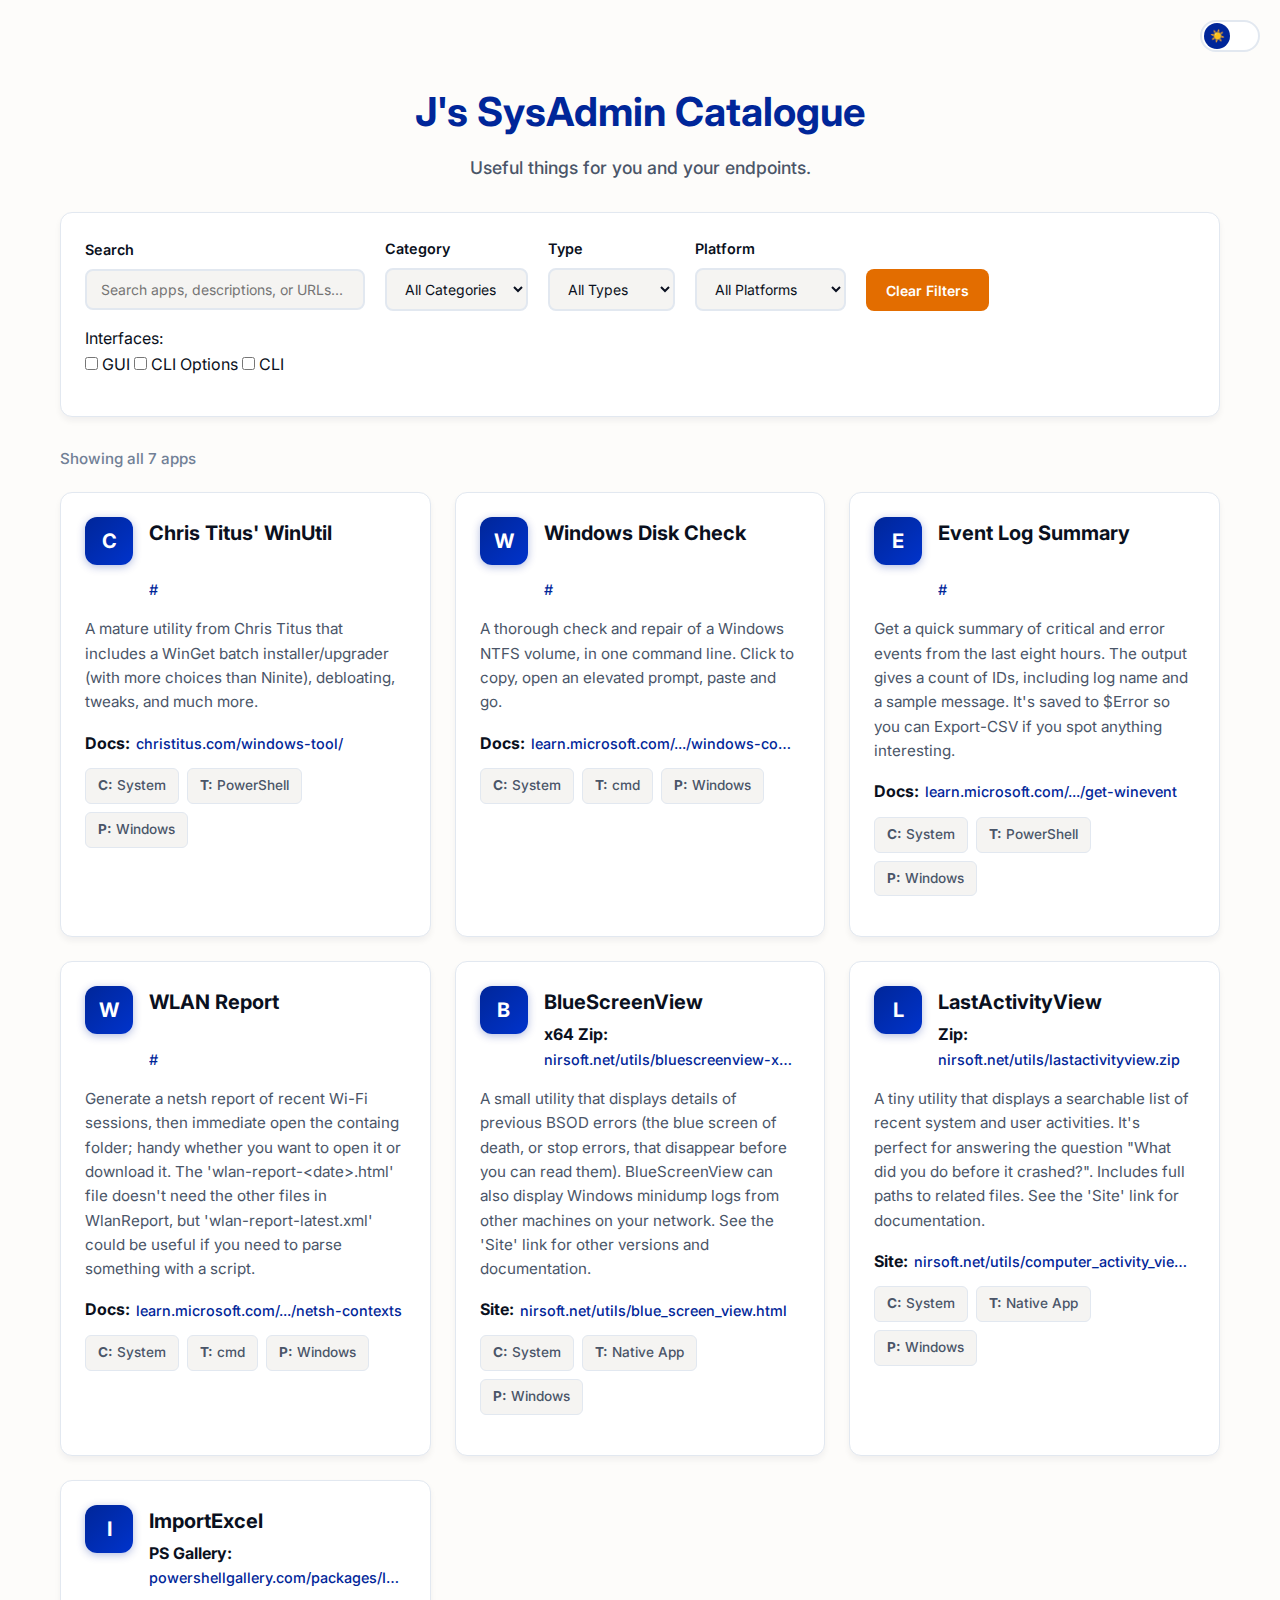
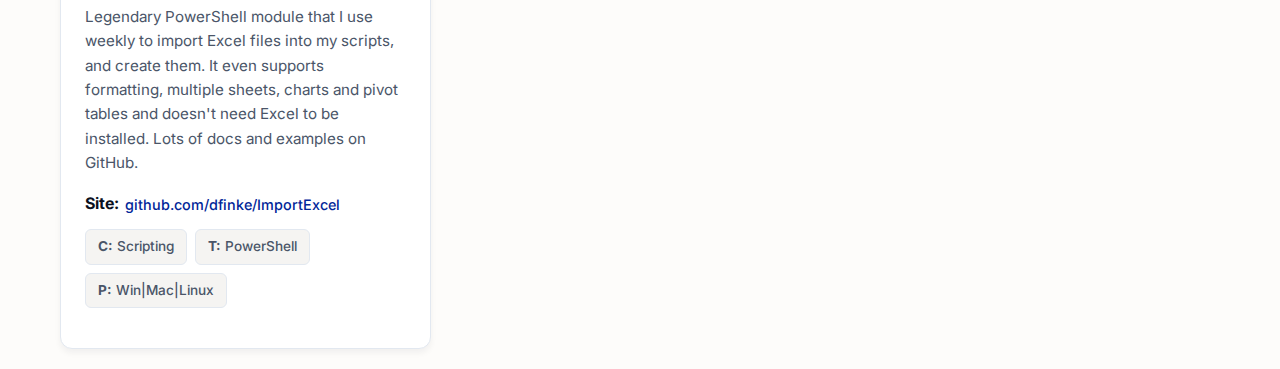
<file: index.html>
<!DOCTYPE html>
<html lang="en">
<head>
    <meta charset="UTF-8">
    <meta name="viewport" content="width=device-width, initial-scale=1.0">
    <title>App Catalogue</title>
	<link rel="preconnect" href="https://fonts.googleapis.com">
    <link rel="preconnect" href="https://fonts.gstatic.com" crossorigin>
    <link href="https://fonts.googleapis.com/css2?family=Inter:wght@400;500;600;700&display=swap" rel="stylesheet">
    <link rel="stylesheet" href="css/styles.css?v=133954425101037034">
	<link rel="apple-touch-icon" sizes="180x180" href="/apple-touch-icon.png">
	<link rel="icon" type="image/png" sizes="32x32" href="/favicon-32x32.png">
	<link rel="icon" type="image/png" sizes="16x16" href="/favicon-16x16.png">
	<link rel="manifest" href="site.webmanifest?v=133954428335293573">
</head>
<body data-theme="light">
    <button class="theme-toggle" onclick="toggleTheme()" aria-label="Toggle theme">
        <div class="theme-toggle-slider">☀️</div>
    </button>

    <div class="container">
        <header>
            <h1>J's SysAdmin Catalogue</h1>
            <p class="subtitle">Useful things for you and your endpoints.</p>
        </header>

        <div class="filters">
            <div class="filter-row">
                <div class="filter-group">
                    <label for="search">Search</label>
                    <input type="text" id="search" class="search-box" placeholder="Search apps, descriptions, or URLs...">
                </div>
                
                <div class="filter-group">
                    <label for="category">Category</label>
                    <select id="category">
                        <option value="">All Categories</option>
                    </select>
                </div>
                
                <div class="filter-group">
                    <label for="type">Type</label>
                    <select id="type">
                        <option value="">All Types</option>
                    </select>
                </div>
                
                <div class="filter-group">
                    <label for="platform">Platform</label>
                    <select id="platform">
                        <option value="">All Platforms</option>
                    </select>
                </div>
                
                <button class="clear-filters" onclick="clearAllFilters()">Clear Filters</button>
            </div>
            
            <div class="filter-row">
                <div class="interface-filters">
                    <label>Interfaces:</label>
                    <div class="checkbox-group">
                        <label class="checkbox-label" title="For clicking">
                            <input type="checkbox" id="gui-filter">
                            <span class="checkmark"></span>
                            GUI
                        </label>
                        <label class="checkbox-label" title="GUI with command line switches">
                            <input type="checkbox" id="cliOptions-filter">
                            <span class="checkmark"></span>
                            CLI Options
                        </label>
                        <label class="checkbox-label" title="Full command line interface">
                            <input type="checkbox" id="cli-filter">
                            <span class="checkmark"></span>
                            CLI
                        </label>
                    </div>
                </div>
            </div>
        </div>

        <div class="results-info" id="results-info"></div>

        <div class="catalogue-grid" id="catalogue-grid">
            <!-- Apps will be loaded here -->
        </div>

        <div class="no-results" id="no-results" style="display: none;">
            <h3>No apps found</h3>
            <p>Try adjusting your filters or search terms.</p>
        </div>
    </div>

    <script src="js/catalogue.js?v=133953644372434256"></script>
</body>
</html>
</file>
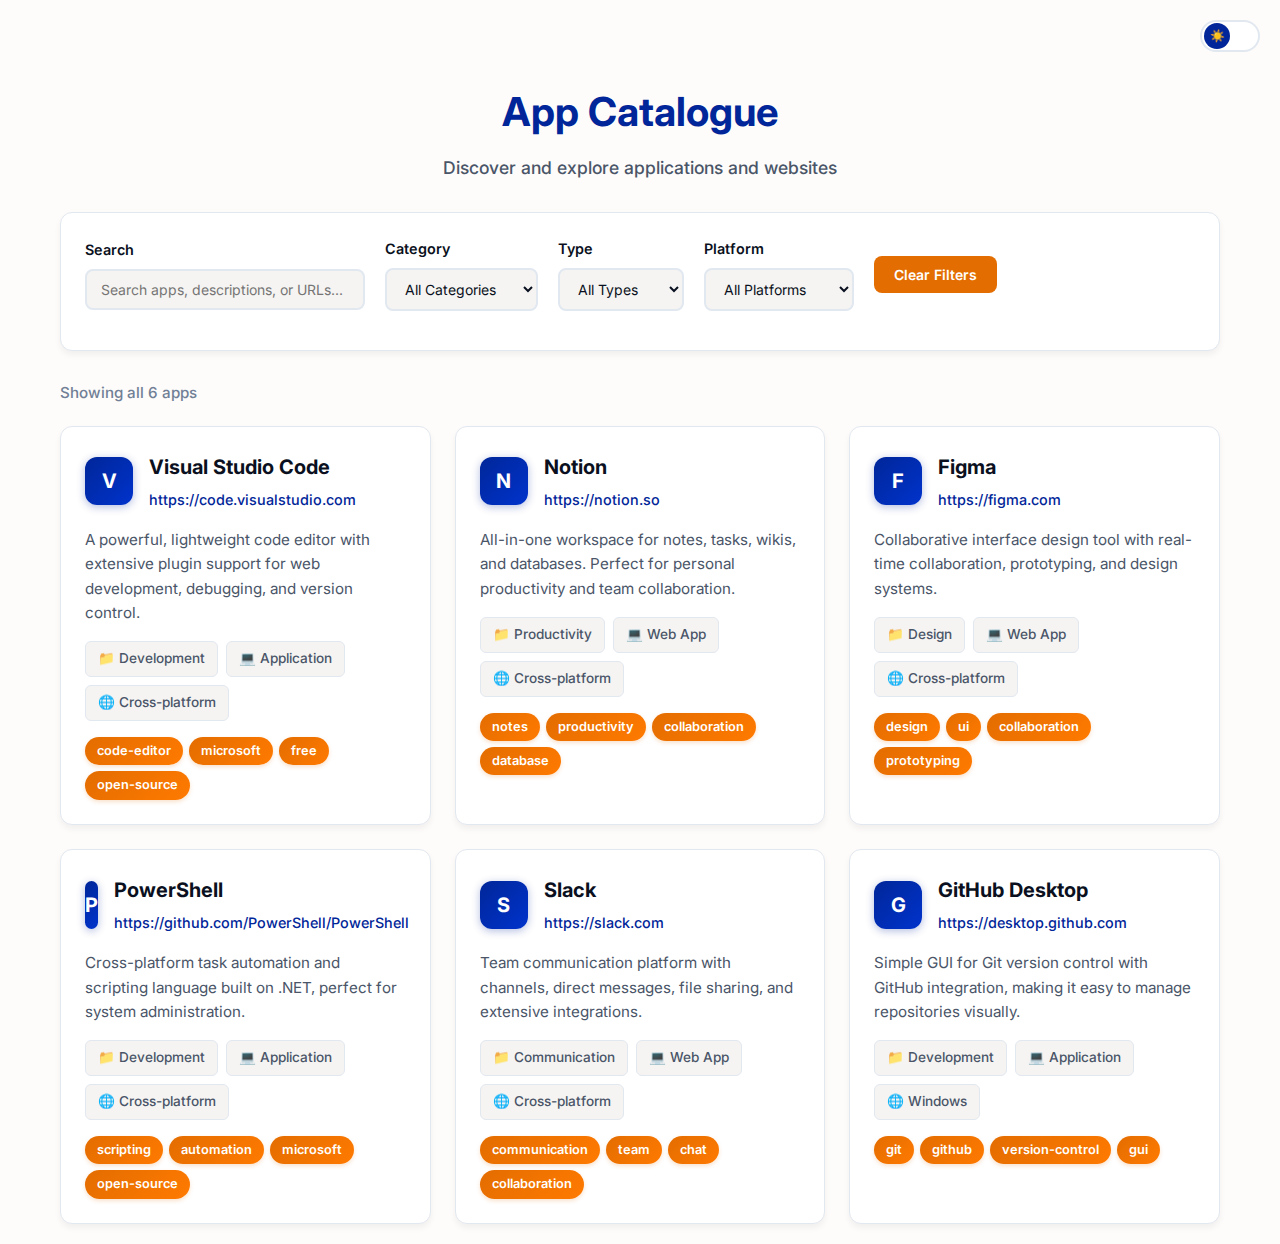
<file: themed_app_catalogue.html>
<!DOCTYPE html>
<html lang="en">
<head>
    <meta charset="UTF-8">
    <meta name="viewport" content="width=device-width, initial-scale=1.0">
    <title>App Catalogue</title>
    <link rel="preconnect" href="https://fonts.googleapis.com">
    <link rel="preconnect" href="https://fonts.gstatic.com" crossorigin>
    <link href="https://fonts.googleapis.com/css2?family=Inter:wght@400;500;600;700&display=swap" rel="stylesheet">
    <link rel="apple-touch-icon" sizes="180x180" href="/apple-touch-icon.png">
    <link rel="icon" type="image/png" sizes="32x32" href="/favicon-32x32.png">
    <link rel="icon" type="image/png" sizes="16x16" href="/favicon-16x16.png">
    <link rel="manifest" href="/site.webmanifest">
    <style>
        :root {
            /* Light theme colors */
            --primary-blue: #002699;
            --accent-orange: #e36d00;
            --bg-primary: #fdfcfa;
            --bg-secondary: #f5f4f2;
            --bg-tertiary: #ffffff;
            --text-primary: #0a1020;
            --text-secondary: #4a5568;
            --text-muted: #718096;
            --border-color: #e2e8f0;
            --shadow-light: rgba(10, 16, 32, 0.05);
            --shadow-medium: rgba(10, 16, 32, 0.1);
            --shadow-heavy: rgba(10, 16, 32, 0.15);
        }

        [data-theme="dark"] {
            /* Dark theme colors */
            --primary-blue: #4d9fff;
            --bg-primary: #0a1020;
            --bg-secondary: #1a202c;
            --bg-tertiary: #2a3441;
            --text-primary: #fdfcfa;
            --text-secondary: #cbd5e0;
            --text-muted: #a0aec0;
            --border-color: #4a5568;
            --shadow-light: rgba(0, 0, 0, 0.2);
            --shadow-medium: rgba(0, 0, 0, 0.3);
            --shadow-heavy: rgba(0, 0, 0, 0.4);
        }

        * {
            margin: 0;
            padding: 0;
            box-sizing: border-box;
        }

        body {
            font-family: 'Inter', -apple-system, BlinkMacSystemFont, 'Segoe UI', Roboto, sans-serif;
            line-height: 1.6;
            color: var(--text-primary);
            background-color: var(--bg-primary);
            transition: background-color 0.3s ease, color 0.3s ease;
        }

        .container {
            max-width: 1200px;
            margin: 0 auto;
            padding: 20px;
        }

        .theme-toggle {
            position: fixed;
            top: 20px;
            right: 20px;
            background: var(--bg-tertiary);
            border: 2px solid var(--border-color);
            border-radius: 50px;
            width: 60px;
            height: 32px;
            cursor: pointer;
            display: flex;
            align-items: center;
            padding: 2px;
            transition: all 0.3s ease;
            z-index: 1000;
        }

        .theme-toggle:hover {
            border-color: var(--primary-blue);
        }

        .theme-toggle-slider {
            width: 26px;
            height: 26px;
            background: var(--primary-blue);
            border-radius: 50%;
            transition: transform 0.3s ease;
            display: flex;
            align-items: center;
            justify-content: center;
            font-size: 12px;
            color: white;
        }

        [data-theme="dark"] .theme-toggle-slider {
            transform: translateX(28px);
        }

        header {
            text-align: center;
            margin-bottom: 30px;
            margin-top: 60px;
        }

        h1 {
            color: var(--primary-blue);
            margin-bottom: 10px;
            font-weight: 700;
            font-size: 2.5rem;
        }

        .subtitle {
            color: var(--text-secondary);
            font-size: 1.1em;
            font-weight: 500;
        }

        .filters {
            background: var(--bg-tertiary);
            padding: 24px;
            border-radius: 12px;
            box-shadow: 0 4px 6px var(--shadow-light);
            margin-bottom: 30px;
            border: 1px solid var(--border-color);
            transition: all 0.3s ease;
        }

        .filter-row {
            display: flex;
            gap: 20px;
            margin-bottom: 15px;
            flex-wrap: wrap;
            align-items: center;
        }

        .filter-group {
            display: flex;
            flex-direction: column;
            gap: 8px;
        }

        .filter-group label {
            font-weight: 600;
            color: var(--text-primary);
            font-size: 0.9em;
        }

        select, input[type="text"] {
            padding: 10px 14px;
            border: 2px solid var(--border-color);
            border-radius: 8px;
            font-size: 14px;
            background: var(--bg-secondary);
            color: var(--text-primary);
            transition: all 0.3s ease;
            font-family: inherit;
        }

        select:focus, input[type="text"]:focus {
            outline: none;
            border-color: var(--primary-blue);
            box-shadow: 0 0 0 3px rgba(0, 38, 153, 0.1);
        }

        .search-box {
            flex: 1;
            min-width: 280px;
        }

        .clear-filters {
            background: var(--accent-orange);
            color: white;
            border: none;
            padding: 10px 20px;
            border-radius: 8px;
            cursor: pointer;
            font-size: 14px;
            font-weight: 600;
            transition: all 0.3s ease;
            font-family: inherit;
        }

        .clear-filters:hover {
            background: #cc5e00;
            transform: translateY(-1px);
            box-shadow: 0 4px 8px rgba(227, 109, 0, 0.3);
        }

        .results-info {
            margin-bottom: 20px;
            color: var(--text-muted);
            font-size: 0.95em;
            font-weight: 500;
        }

        .catalogue-grid {
            display: grid;
            grid-template-columns: repeat(auto-fill, minmax(320px, 1fr));
            gap: 24px;
        }

        .app-card {
            background: var(--bg-tertiary);
            border-radius: 12px;
            padding: 24px;
            box-shadow: 0 4px 6px var(--shadow-light);
            border: 1px solid var(--border-color);
            transition: all 0.3s ease;
        }

        .app-card:hover {
            transform: translateY(-4px);
            box-shadow: 0 8px 25px var(--shadow-medium);
            border-color: var(--primary-blue);
        }

        .app-header {
            display: flex;
            align-items: center;
            margin-bottom: 16px;
        }

        .app-icon {
            width: 48px;
            height: 48px;
            border-radius: 12px;
            background: linear-gradient(135deg, var(--primary-blue), #0033cc);
            display: flex;
            align-items: center;
            justify-content: center;
            color: white;
            font-weight: 700;
            margin-right: 16px;
            font-size: 1.25em;
            box-shadow: 0 2px 8px rgba(0, 38, 153, 0.3);
        }

        .app-title {
            font-size: 1.25em;
            font-weight: 700;
            color: var(--text-primary);
            margin-bottom: 4px;
        }

        .app-url {
            font-size: 0.9em;
            color: var(--primary-blue);
            text-decoration: none;
            font-weight: 500;
            transition: color 0.3s ease;
        }

        .app-url:hover {
            color: var(--accent-orange);
            text-decoration: underline;
        }

        .app-description {
            color: var(--text-secondary);
            margin-bottom: 16px;
            line-height: 1.6;
            font-size: 0.95em;
        }

        .app-meta {
            display: flex;
            flex-wrap: wrap;
            gap: 8px;
            margin-bottom: 16px;
        }

        .meta-item {
            background: var(--bg-secondary);
            padding: 6px 12px;
            border-radius: 6px;
            font-size: 0.85em;
            color: var(--text-secondary);
            font-weight: 500;
            border: 1px solid var(--border-color);
        }

        .app-tags {
            display: flex;
            flex-wrap: wrap;
            gap: 6px;
        }

        .tag {
            background: linear-gradient(135deg, var(--accent-orange), #ff7a00);
            color: white;
            padding: 4px 12px;
            border-radius: 16px;
            font-size: 0.8em;
            font-weight: 600;
            box-shadow: 0 2px 4px rgba(227, 109, 0, 0.2);
        }

        .no-results {
            text-align: center;
            padding: 60px 20px;
            color: var(--text-muted);
            background: var(--bg-tertiary);
            border-radius: 12px;
            border: 2px dashed var(--border-color);
        }

        .no-results h3 {
            color: var(--text-primary);
            margin-bottom: 12px;
            font-weight: 600;
        }

        @media (max-width: 768px) {
            .theme-toggle {
                top: 15px;
                right: 15px;
            }
            
            header {
                margin-top: 70px;
            }
            
            h1 {
                font-size: 2rem;
            }
            
            .filter-row {
                flex-direction: column;
                align-items: stretch;
            }
            
            .catalogue-grid {
                grid-template-columns: 1fr;
            }
            
            .app-card {
                padding: 20px;
            }
        }

        /* Forced Colors Mode support for better accessibility */
        @media (forced-colors: active) {
            .app-card {
                border: 1px solid;
            }
            
            .app-icon {
                background: ButtonFace;
                color: ButtonText;
                border: 1px solid ButtonText;
            }
            
            .tag {
                background: Highlight;
                color: HighlightText;
                border: 1px solid;
            }
            
            .clear-filters {
                background: ButtonFace;
                color: ButtonText;
                border: 1px solid ButtonText;
            }
            
            .meta-item {
                background: Canvas;
                color: CanvasText;
                border: 1px solid;
            }
            
            select, input[type="text"] {
                background: Field;
                color: FieldText;
            }
        }
    </style>
</head>
<body data-theme="light">
    <button class="theme-toggle" onclick="toggleTheme()" aria-label="Toggle theme">
        <div class="theme-toggle-slider">☀️</div>
    </button>

    <div class="container">
        <header>
            <h1>App Catalogue</h1>
            <p class="subtitle">Discover and explore applications and websites</p>
        </header>

        <div class="filters">
            <div class="filter-row">
                <div class="filter-group">
                    <label for="search">Search</label>
                    <input type="text" id="search" class="search-box" placeholder="Search apps, descriptions, or URLs...">
                </div>
                
                <div class="filter-group">
                    <label for="category">Category</label>
                    <select id="category">
                        <option value="">All Categories</option>
                    </select>
                </div>
                
                <div class="filter-group">
                    <label for="type">Type</label>
                    <select id="type">
                        <option value="">All Types</option>
                    </select>
                </div>
                
                <div class="filter-group">
                    <label for="platform">Platform</label>
                    <select id="platform">
                        <option value="">All Platforms</option>
                    </select>
                </div>
                
                <button class="clear-filters" onclick="clearAllFilters()">Clear Filters</button>
            </div>
        </div>

        <div class="results-info" id="results-info"></div>

        <div class="catalogue-grid" id="catalogue-grid">
            <!-- Apps will be loaded here -->
        </div>

        <div class="no-results" id="no-results" style="display: none;">
            <h3>No apps found</h3>
            <p>Try adjusting your filters or search terms.</p>
        </div>
    </div>

    <script>
        // Sample data - replace with your actual data loading
        const allApps = [
            {
                "name": "Visual Studio Code",
                "url": "https://code.visualstudio.com",
                "description": "A powerful, lightweight code editor with extensive plugin support for web development, debugging, and version control.",
                "category": "Development",
                "type": "Application",
                "platform": "Cross-platform",
                "tags": ["code-editor", "microsoft", "free", "open-source"]
            },
            {
                "name": "Notion",
                "url": "https://notion.so",
                "description": "All-in-one workspace for notes, tasks, wikis, and databases. Perfect for personal productivity and team collaboration.",
                "category": "Productivity",
                "type": "Web App",
                "platform": "Cross-platform",
                "tags": ["notes", "productivity", "collaboration", "database"]
            },
            {
                "name": "Figma",
                "url": "https://figma.com",
                "description": "Collaborative interface design tool with real-time collaboration, prototyping, and design systems.",
                "category": "Design",
                "type": "Web App",
                "platform": "Cross-platform",
                "tags": ["design", "ui", "collaboration", "prototyping"]
            },
            {
                "name": "PowerShell",
                "url": "https://github.com/PowerShell/PowerShell",
                "description": "Cross-platform task automation and scripting language built on .NET, perfect for system administration.",
                "category": "Development",
                "type": "Application",
                "platform": "Cross-platform",
                "tags": ["scripting", "automation", "microsoft", "open-source"]
            },
            {
                "name": "Slack",
                "url": "https://slack.com",
                "description": "Team communication platform with channels, direct messages, file sharing, and extensive integrations.",
                "category": "Communication",
                "type": "Web App",
                "platform": "Cross-platform",
                "tags": ["communication", "team", "chat", "collaboration"]
            },
            {
                "name": "GitHub Desktop",
                "url": "https://desktop.github.com",
                "description": "Simple GUI for Git version control with GitHub integration, making it easy to manage repositories visually.",
                "category": "Development",
                "type": "Application",
                "platform": "Windows",
                "tags": ["git", "github", "version-control", "gui"]
            }
        ];

        let filteredApps = [];

        // Theme toggle functionality
        function toggleTheme() {
            const body = document.body;
            const slider = document.querySelector('.theme-toggle-slider');
            const currentTheme = body.getAttribute('data-theme');
            const newTheme = currentTheme === 'light' ? 'dark' : 'light';
            
            body.setAttribute('data-theme', newTheme);
            slider.textContent = newTheme === 'light' ? '☀️' : '🌙';
            
            // Save theme preference
            localStorage.setItem('theme', newTheme);
        }

        // Load saved theme
        function loadTheme() {
            const savedTheme = localStorage.getItem('theme') || 'light';
            const body = document.body;
            const slider = document.querySelector('.theme-toggle-slider');
            
            body.setAttribute('data-theme', savedTheme);
            slider.textContent = savedTheme === 'light' ? '☀️' : '🌙';
        }

        // Initialize the catalogue
        function initCatalogue() {
            filteredApps = [...allApps];
            populateFilters();
            displayApps();
            updateResultsInfo();
            setupEventListeners();
            loadTheme();
        }

        // Setup event listeners
        function setupEventListeners() {
            document.getElementById('search').addEventListener('input', filterApps);
            document.getElementById('category').addEventListener('change', filterApps);
            document.getElementById('type').addEventListener('change', filterApps);
            document.getElementById('platform').addEventListener('change', filterApps);
        }

        // Populate filter dropdowns
        function populateFilters() {
            const categories = [...new Set(allApps.map(app => app.category))].sort();
            const types = [...new Set(allApps.map(app => app.type))].sort();
            const platforms = [...new Set(allApps.map(app => app.platform))].sort();

            populateSelect('category', categories);
            populateSelect('type', types);
            populateSelect('platform', platforms);
        }

        function populateSelect(selectId, options) {
            const select = document.getElementById(selectId);
            
            while (select.children.length > 1) {
                select.removeChild(select.lastChild);
            }
            
            options.forEach(option => {
                const optionElement = document.createElement('option');
                optionElement.value = option;
                optionElement.textContent = option;
                select.appendChild(optionElement);
            });
        }

        // Display apps
        function displayApps() {
            const grid = document.getElementById('catalogue-grid');
            const noResults = document.getElementById('no-results');
            
            if (filteredApps.length === 0) {
                grid.style.display = 'none';
                noResults.style.display = 'block';
                return;
            }

            grid.style.display = 'grid';
            noResults.style.display = 'none';
            grid.innerHTML = filteredApps.map(app => createAppCard(app)).join('');
        }

        function createAppCard(app) {
            const name = app.name || 'Unknown App';
            const url = app.url || '#';
            const description = app.description || 'No description available';
            const category = app.category || 'Uncategorized';
            const type = app.type || 'Unknown';
            const platform = app.platform || 'Unknown';
            const tags = app.tags || [];
            
            const iconLetter = name.charAt(0).toUpperCase();
            const tagsHtml = tags.map(tag => `<span class="tag">${escapeHtml(tag)}</span>`).join('');
            
            return `
                <div class="app-card">
                    <div class="app-header">
                        <div class="app-icon">${iconLetter}</div>
                        <div>
                            <div class="app-title">${escapeHtml(name)}</div>
                            <a href="${escapeHtml(url)}" class="app-url" target="_blank" rel="noopener">${escapeHtml(url)}</a>
                        </div>
                    </div>
                    <div class="app-description">${escapeHtml(description)}</div>
                    <div class="app-meta">
                        <span class="meta-item">📁 ${escapeHtml(category)}</span>
                        <span class="meta-item">💻 ${escapeHtml(type)}</span>
                        <span class="meta-item">🌐 ${escapeHtml(platform)}</span>
                    </div>
                    <div class="app-tags">
                        ${tagsHtml}
                    </div>
                </div>
            `;
        }

        // Filter apps
        function filterApps() {
            const searchTerm = document.getElementById('search').value.toLowerCase().trim();
            const category = document.getElementById('category').value;
            const type = document.getElementById('type').value;
            const platform = document.getElementById('platform').value;

            filteredApps = allApps.filter(app => {
                const matchesSearch = !searchTerm || 
                    (app.name && app.name.toLowerCase().includes(searchTerm)) ||
                    (app.description && app.description.toLowerCase().includes(searchTerm)) ||
                    (app.url && app.url.toLowerCase().includes(searchTerm)) ||
                    (app.tags && app.tags.some(tag => tag.toLowerCase().includes(searchTerm)));

                const matchesCategory = !category || app.category === category;
                const matchesType = !type || app.type === type;
                const matchesPlatform = !platform || app.platform === platform;

                return matchesSearch && matchesCategory && matchesType && matchesPlatform;
            });

            displayApps();
            updateResultsInfo();
        }

        function updateResultsInfo() {
            const info = document.getElementById('results-info');
            const total = allApps.length;
            const showing = filteredApps.length;
            
            if (showing === total) {
                info.textContent = `Showing all ${total} apps`;
            } else {
                info.textContent = `Showing ${showing} of ${total} apps`;
            }
        }

        function clearAllFilters() {
            document.getElementById('search').value = '';
            document.getElementById('category').value = '';
            document.getElementById('type').value = '';
            document.getElementById('platform').value = '';
            
            filteredApps = [...allApps];
            displayApps();
            updateResultsInfo();
        }

        function escapeHtml(unsafe) {
            if (typeof unsafe !== 'string') return '';
            
            return unsafe
                .replace(/&/g, "&amp;")
                .replace(/</g, "&lt;")
                .replace(/>/g, "&gt;")
                .replace(/"/g, "&quot;")
                .replace(/'/g, "&#039;");
        }

        // Initialize when page loads
        document.addEventListener('DOMContentLoaded', initCatalogue);
    </script>
</body>
</html>
</file>
<file: css/styles.css>
:root {
            /* Light theme colors */
            --primary-blue: #002699;
            --accent-orange: #e36d00;
            --bg-primary: #fdfcfa;
            --bg-secondary: #f5f4f2;
            --bg-tertiary: #ffffff;
            --text-primary: #0a1020;
            --text-secondary: #4a5568;
            --text-muted: #718096;
            --border-color: #e2e8f0;
            --shadow-light: rgba(10, 16, 32, 0.05);
            --shadow-medium: rgba(10, 16, 32, 0.1);
            --shadow-heavy: rgba(10, 16, 32, 0.15);
        }

        [data-theme="dark"] {
            /* Dark theme colors */
            --primary-blue: #4d9fff;
            --bg-primary: #0a1020;
            --bg-secondary: #1a202c;
            --bg-tertiary: #2a3441;
            --text-primary: #fdfcfa;
            --text-secondary: #cbd5e0;
            --text-muted: #a0aec0;
            --border-color: #4a5568;
            --shadow-light: rgba(0, 0, 0, 0.2);
            --shadow-medium: rgba(0, 0, 0, 0.3);
            --shadow-heavy: rgba(0, 0, 0, 0.4);
        }

        * {
            margin: 0;
            padding: 0;
            box-sizing: border-box;
        }

        body {
            font-family: 'Inter', -apple-system, BlinkMacSystemFont, 'Segoe UI', Roboto, sans-serif;
            line-height: 1.6;
            color: var(--text-primary);
            background-color: var(--bg-primary);
            transition: background-color 0.3s ease, color 0.3s ease;
        }

        .container {
            max-width: 1200px;
            margin: 0 auto;
            padding: 20px;
        }

        .theme-toggle {
            position: fixed;
            top: 20px;
            right: 20px;
            background: var(--bg-tertiary);
            border: 2px solid var(--border-color);
            border-radius: 50px;
            width: 60px;
            height: 32px;
            cursor: pointer;
            display: flex;
            align-items: center;
            padding: 2px;
            transition: all 0.3s ease;
            z-index: 1000;
        }

        .theme-toggle:hover {
            border-color: var(--primary-blue);
        }

        .theme-toggle-slider {
            width: 26px;
            height: 26px;
            background: var(--primary-blue);
            border-radius: 50%;
            transition: transform 0.3s ease;
            display: flex;
            align-items: center;
            justify-content: center;
            font-size: 12px;
            color: white;
        }

        [data-theme="dark"] .theme-toggle-slider {
            transform: translateX(28px);
        }

        header {
            text-align: center;
            margin-bottom: 30px;
            margin-top: 60px;
        }

        h1 {
            color: var(--primary-blue);
            margin-bottom: 10px;
            font-weight: 700;
            font-size: 2.5rem;
        }

        .subtitle {
            color: var(--text-secondary);
            font-size: 1.1em;
            font-weight: 500;
        }

        .filters {
            background: var(--bg-tertiary);
            padding: 24px;
            border-radius: 12px;
            box-shadow: 0 4px 6px var(--shadow-light);
            margin-bottom: 30px;
            border: 1px solid var(--border-color);
            transition: all 0.3s ease;
        }

        .filter-row {
            display: flex;
            gap: 20px;
            margin-bottom: 15px;
            flex-wrap: wrap;
            align-items: center;
        }

        .filter-group {
            display: flex;
            flex-direction: column;
            gap: 8px;
        }

        .filter-group label {
            font-weight: 600;
            color: var(--text-primary);
            font-size: 0.9em;
        }

        select, input[type="text"] {
            padding: 10px 14px;
            border: 2px solid var(--border-color);
            border-radius: 8px;
            font-size: 14px;
            background: var(--bg-secondary);
            color: var(--text-primary);
            transition: all 0.3s ease;
            font-family: inherit;
        }

        select:focus, input[type="text"]:focus {
            outline: none;
            border-color: var(--primary-blue);
            box-shadow: 0 0 0 3px rgba(0, 38, 153, 0.1);
        }

        .search-box {
            flex: 1;
            min-width: 280px;
        }

        .clear-filters {
            background: var(--accent-orange);
            color: white;
            border: none;
            padding: 10px 20px;
            border-radius: 8px;
            cursor: pointer;
            font-size: 14px;
            font-weight: 600;
            transition: all 0.3s ease;
            font-family: inherit;
            align-self: flex-end;
            height: 42px;
            box-sizing: border-box;
        }

        .clear-filters:hover {
            background: #cc5e00;
            transform: translateY(-1px);
            box-shadow: 0 4px 8px rgba(227, 109, 0, 0.3);
        }

        .results-info {
            margin-bottom: 20px;
            color: var(--text-muted);
            font-size: 0.95em;
            font-weight: 500;
        }

        .catalogue-grid {
            display: grid;
            grid-template-columns: repeat(auto-fill, minmax(320px, 1fr));
            gap: 24px;
        }

        .app-card {
            background: var(--bg-tertiary);
            border-radius: 12px;
            padding: 24px;
            box-shadow: 0 4px 6px var(--shadow-light);
            border: 1px solid var(--border-color);
            transition: all 0.3s ease;
        }

        .app-card:hover {
            transform: translateY(-4px);
            box-shadow: 0 8px 25px var(--shadow-medium);
            border-color: var(--primary-blue);
        }

        .app-header {
            display: flex;
            align-items: flex-start;
            margin-bottom: 16px;
            gap: 16px;
        }

        .app-icon {
            width: 48px;
            height: 48px;
            border-radius: 12px;
            background: linear-gradient(135deg, var(--primary-blue), #0033cc);
            display: flex;
            align-items: center;
            justify-content: center;
            color: white;
            font-weight: 700;
            font-size: 1.25em;
            box-shadow: 0 2px 8px rgba(0, 38, 153, 0.3);
            flex-shrink: 0;
        }

        .app-info {
            flex: 1;
            min-width: 0;
            overflow: hidden;
        }

        .app-title {
            font-size: 1.25em;
            font-weight: 700;
            color: var(--text-primary);
            margin-bottom: 4px;
        }

        .url-prefix {
            color: var(--text-primary);
            font-weight: 700;
            margin-right: 2px;
        }

        .extra-url-row {
            margin-bottom: 12px;
            display: flex;
            align-items: center;
            gap: 4px;
            min-width: 0;
        }

        .extra-url-row .app-url {
            flex: 1;
            min-width: 0;
        }

        .app-url {
            font-size: 0.9em;
            color: var(--primary-blue);
            text-decoration: none;
            font-weight: 500;
            transition: color 0.3s ease;
            white-space: nowrap;
            overflow: hidden;
            text-overflow: ellipsis;
            display: block;
            min-width: 0;
            flex: 1;
        }

        .app-url:hover {
            color: var(--accent-orange);
            text-decoration: underline;
        }

        .app-description {
            color: var(--text-secondary);
            margin-bottom: 16px;
            line-height: 1.6;
            font-size: 0.95em;
        }

        .app-meta {
            display: flex;
            flex-wrap: wrap;
            gap: 8px;
            margin-bottom: 16px;
        }

        .meta-item {
            background: var(--bg-secondary);
            padding: 6px 12px;
            border-radius: 6px;
            font-size: 0.85em;
            color: var(--text-secondary);
            font-weight: 500;
            border: 1px solid var(--border-color);
        }

        .no-results {
            text-align: center;
            padding: 60px 20px;
            color: var(--text-muted);
            background: var(--bg-tertiary);
            border-radius: 12px;
            border: 2px dashed var(--border-color);
        }

        .no-results h3 {
            color: var(--text-primary);
            margin-bottom: 12px;
            font-weight: 600;
        }

        @media (max-width: 768px) {
            .theme-toggle {
                top: 15px;
                right: 15px;
            }
            
            header {
                margin-top: 70px;
            }
            
            h1 {
                font-size: 2rem;
            }
            
            .filter-row {
                flex-direction: column;
                align-items: stretch;
            }
            
            .catalogue-grid {
                grid-template-columns: 1fr;
            }
            
            .app-card {
                padding: 20px;
            }
        }

        /* Forced Colors Mode support for better accessibility */
        @media (forced-colors: active) {
            .app-card {
                border: 1px solid;
            }
            
            .app-icon {
                background: ButtonFace;
                color: ButtonText;
                border: 1px solid ButtonText;
            }
            
            .clear-filters {
                background: ButtonFace;
                color: ButtonText;
                border: 1px solid ButtonText;
            }
            
            .meta-item {
                background: Canvas;
                color: CanvasText;
                border: 1px solid;
            }
            
            select, input[type="text"] {
                background: Field;
                color: FieldText;
            }
        }
</file>
